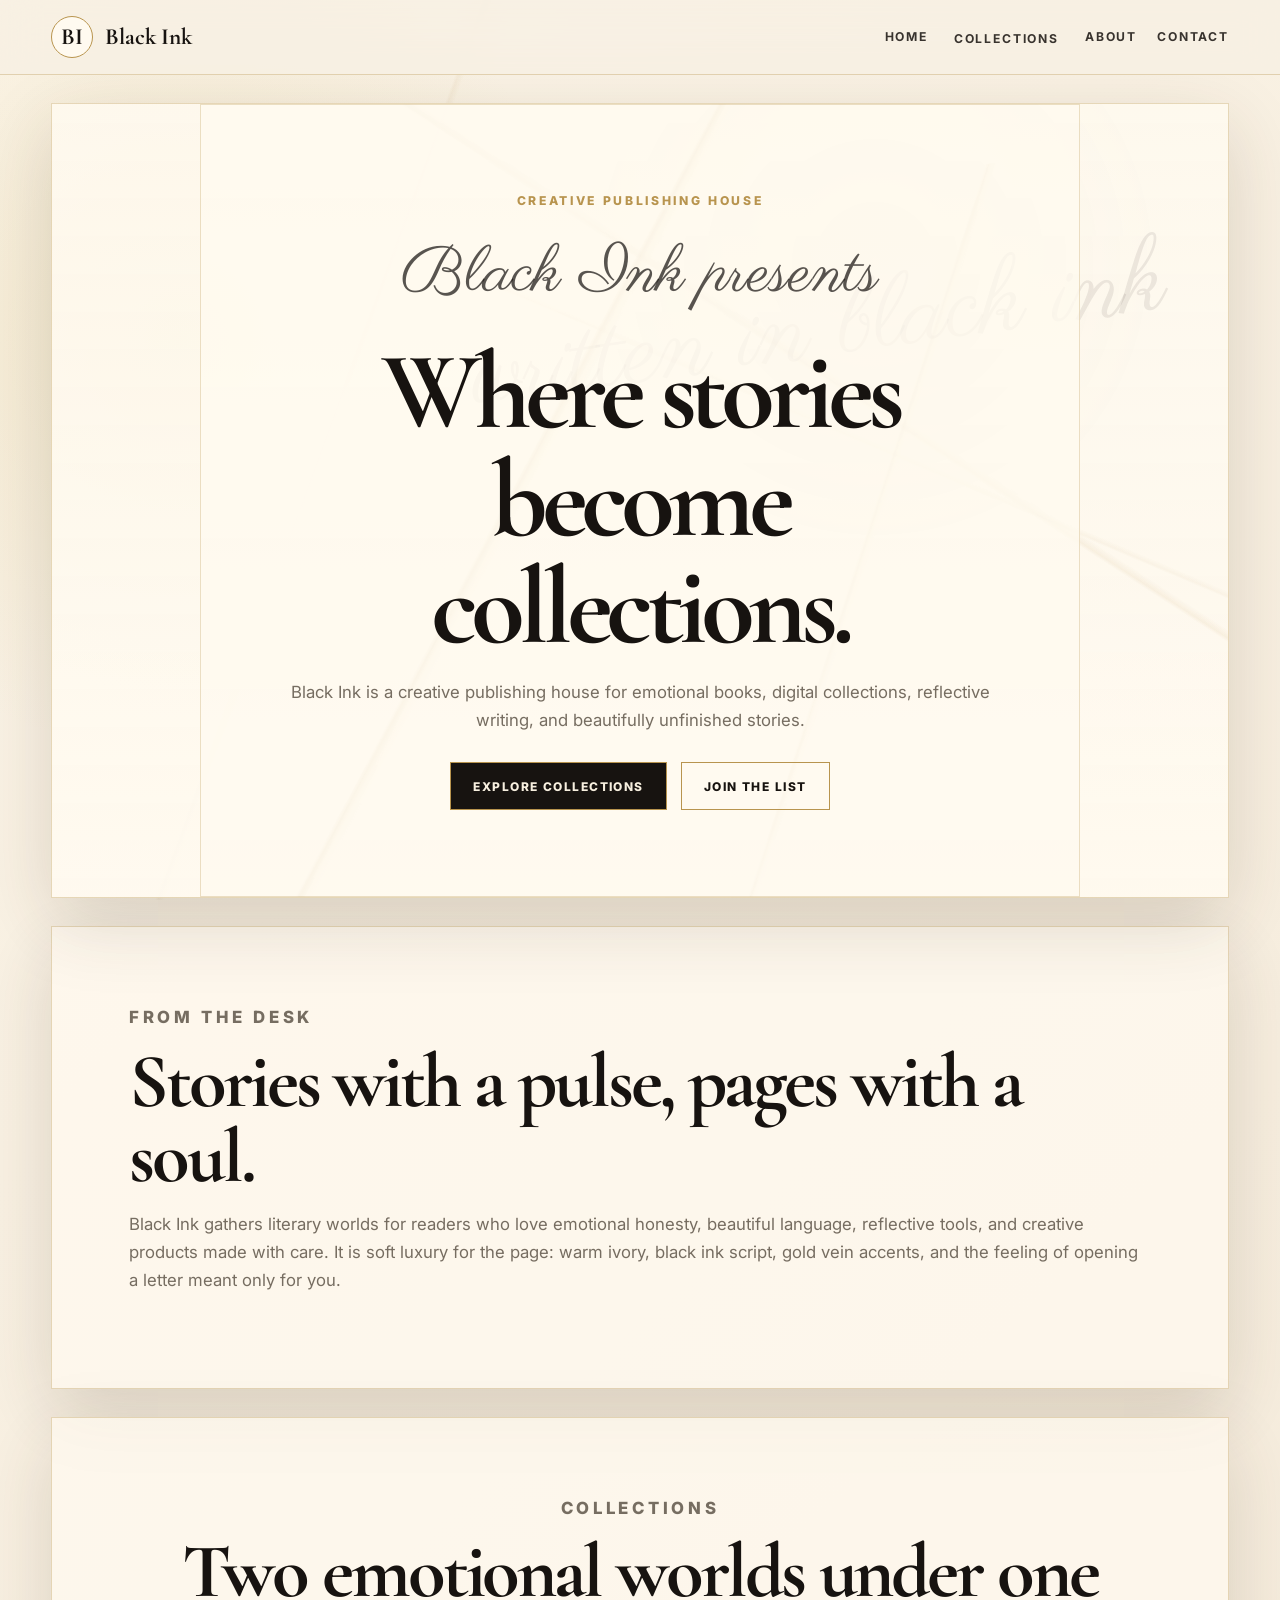
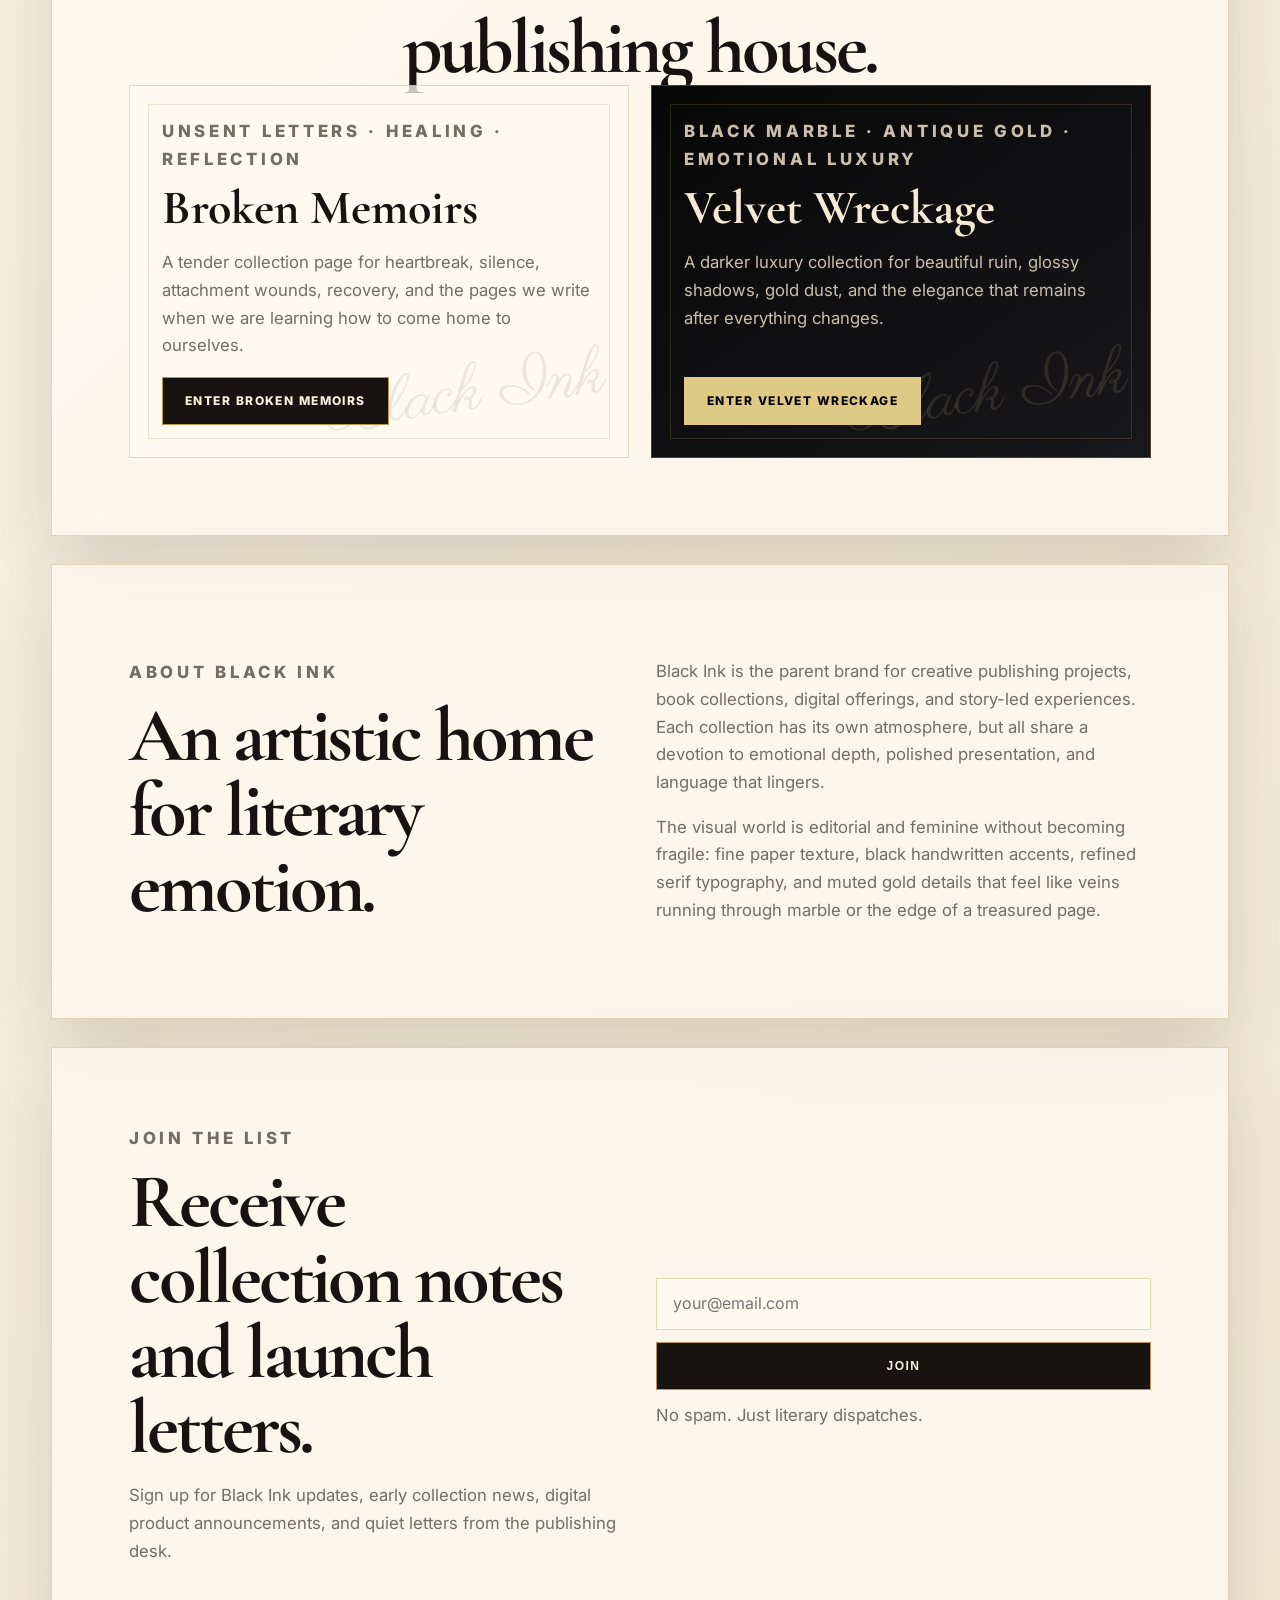
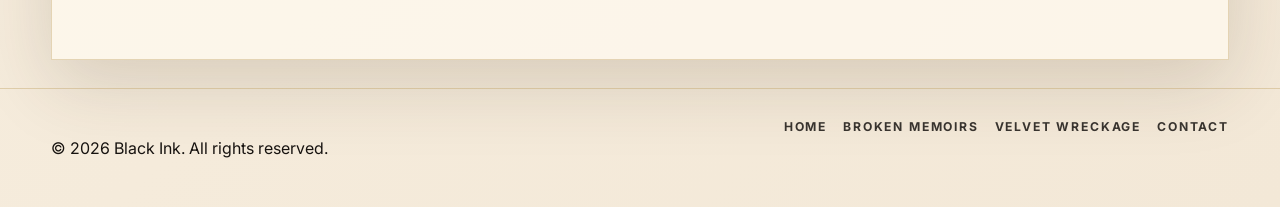
<file: index.html>
<!DOCTYPE html>
<html lang="en">
<head>
  <meta charset="UTF-8" />
  <meta name="viewport" content="width=device-width, initial-scale=1.0" />
  <meta name="description" content="Black Ink is a creative publishing house and book brand home for emotional collections, literary projects, digital products, and storytelling." />
  <title>Black Ink | Creative Publishing House</title>
  <link rel="preconnect" href="https://fonts.googleapis.com" />
  <link rel="preconnect" href="https://fonts.gstatic.com" crossorigin />
  <link href="https://fonts.googleapis.com/css2?family=Cormorant+Garamond:wght@500;600;700&family=Inter:wght@400;500;600;700&family=Parisienne&display=swap" rel="stylesheet" />
  <link rel="stylesheet" href="styles.css" />
</head>
<body class="theme-ink">
  <header class="site-header">
    <a class="brand-mark" href="index.html" aria-label="Black Ink home"><span class="brand-sigil">BI</span><span>Black Ink</span></a>
    <button class="menu-toggle" type="button" aria-expanded="false" aria-controls="primary-nav">Menu</button>
    <nav class="primary-nav" id="primary-nav" aria-label="Primary navigation">
      <a href="index.html">Home</a>
      <div class="nav-dropdown">
        <button class="dropdown-toggle" type="button" aria-expanded="false">Collections</button>
        <div class="dropdown-menu">
          <a href="broken-memoirs.html">Broken Memoirs</a>
          <a href="velvet-wreckage.html">Velvet Wreckage</a>
        </div>
      </div>
      <a href="index.html#about">About</a>
      <a href="contact.html">Contact</a>
    </nav>
  </header>

  <main>
    <section class="hero paper-hero" id="home">
      <div class="script-accent" aria-hidden="true">written in black ink</div>
      <div class="hero-content">
        <p class="eyebrow">Creative publishing house</p>
        <span class="ink-script">Black Ink presents</span>
        <h1>Where stories become collections.</h1>
        <p class="hero-copy">Black Ink is a creative publishing house for emotional books, digital collections, reflective writing, and beautifully unfinished stories.</p>
        <div class="hero-actions">
          <a class="button button-primary" href="#collections">Explore Collections</a>
          <a class="button button-secondary" href="#join">Join the List</a>
        </div>
      </div>
    </section>

    <section class="section intro-section">
      <p class="eyebrow">From the desk</p>
      <h2>Stories with a pulse, pages with a soul.</h2>
      <p>Black Ink gathers literary worlds for readers who love emotional honesty, beautiful language, reflective tools, and creative products made with care. It is soft luxury for the page: warm ivory, black ink script, gold vein accents, and the feeling of opening a letter meant only for you.</p>
    </section>

    <section class="section" id="collections">
      <div class="section-heading centered">
        <p class="eyebrow">Collections</p>
        <h2>Two emotional worlds under one publishing house.</h2>
      </div>
      <div class="collection-grid">
        <article class="collection-card memoir-card ink-note-card">
          <p class="card-kicker">Unsent letters · healing · reflection</p>
          <h3>Broken Memoirs</h3>
          <p>A tender collection page for heartbreak, silence, attachment wounds, recovery, and the pages we write when we are learning how to come home to ourselves.</p>
          <a class="button card-button" href="broken-memoirs.html">Enter Broken Memoirs</a>
        </article>
        <article class="collection-card velvet-card ink-note-card">
          <p class="card-kicker">Black marble · antique gold · emotional luxury</p>
          <h3>Velvet Wreckage</h3>
          <p>A darker luxury collection for beautiful ruin, glossy shadows, gold dust, and the elegance that remains after everything changes.</p>
          <a class="button card-button" href="velvet-wreckage.html">Enter Velvet Wreckage</a>
        </article>
      </div>
    </section>

    <section class="section about-section" id="about">
      <div>
        <p class="eyebrow">About Black Ink</p>
        <h2>An artistic home for literary emotion.</h2>
      </div>
      <div class="about-copy">
        <p>Black Ink is the parent brand for creative publishing projects, book collections, digital offerings, and story-led experiences. Each collection has its own atmosphere, but all share a devotion to emotional depth, polished presentation, and language that lingers.</p>
        <p>The visual world is editorial and feminine without becoming fragile: fine paper texture, black handwritten accents, refined serif typography, and muted gold details that feel like veins running through marble or the edge of a treasured page.</p>
      </div>
    </section>

    <section class="section signup-section" id="join">
      <div>
        <p class="eyebrow">Join the list</p>
        <h2>Receive collection notes and launch letters.</h2>
        <p>Sign up for Black Ink updates, early collection news, digital product announcements, and quiet letters from the publishing desk.</p>
      </div>
      <form class="signup-form" data-form-message="You are on the Black Ink list. A note is on its way.">
        <label class="sr-only" for="email">Email address</label>
        <input id="email" name="email" type="email" placeholder="your@email.com" required />
        <button class="button button-primary" type="submit">Join</button>
        <p class="form-note" aria-live="polite">No spam. Just literary dispatches.</p>
      </form>
    </section>
  </main>

  <footer class="site-footer">
    <p>© <span id="year"></span> Black Ink. All rights reserved.</p>
    <nav aria-label="Footer navigation"><a href="index.html">Home</a><a href="broken-memoirs.html">Broken Memoirs</a><a href="velvet-wreckage.html">Velvet Wreckage</a><a href="contact.html">Contact</a></nav>
  </footer>
  <script src="script.js"></script>
</body>
</html>
</file>
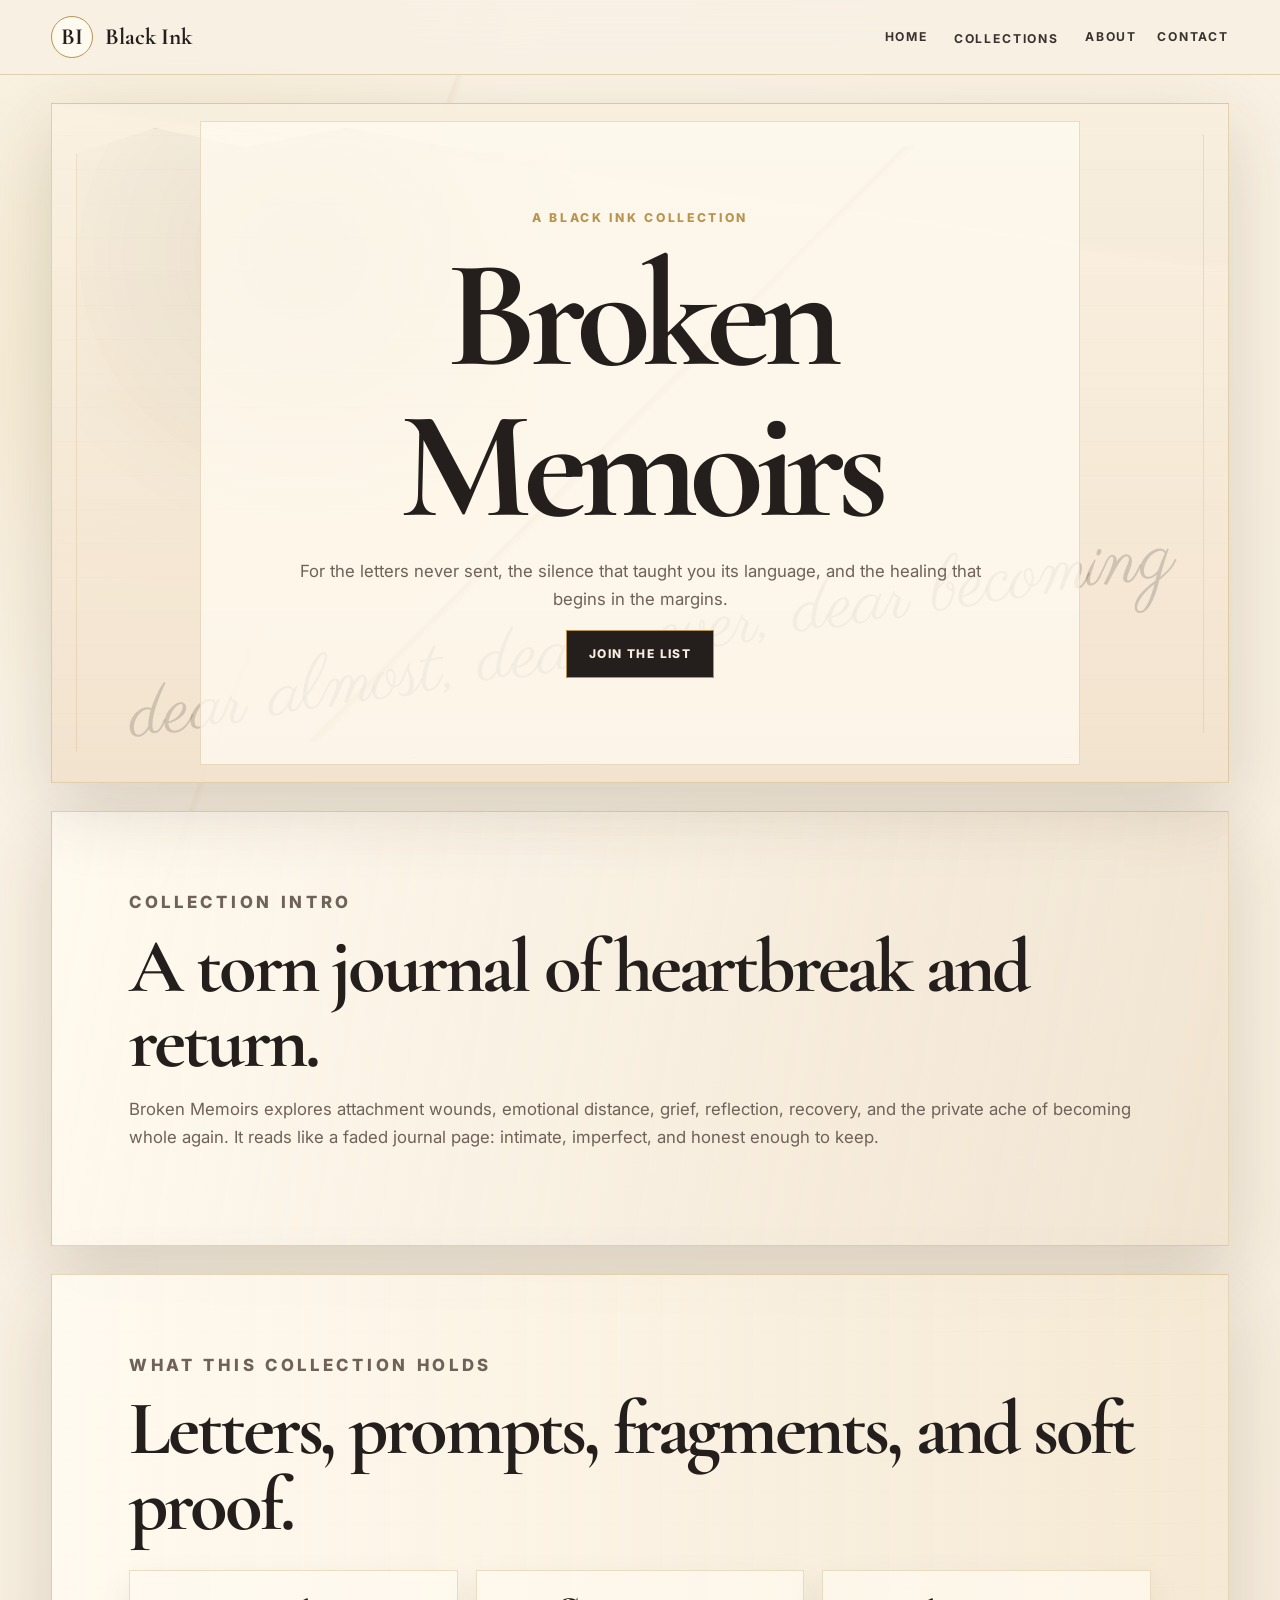
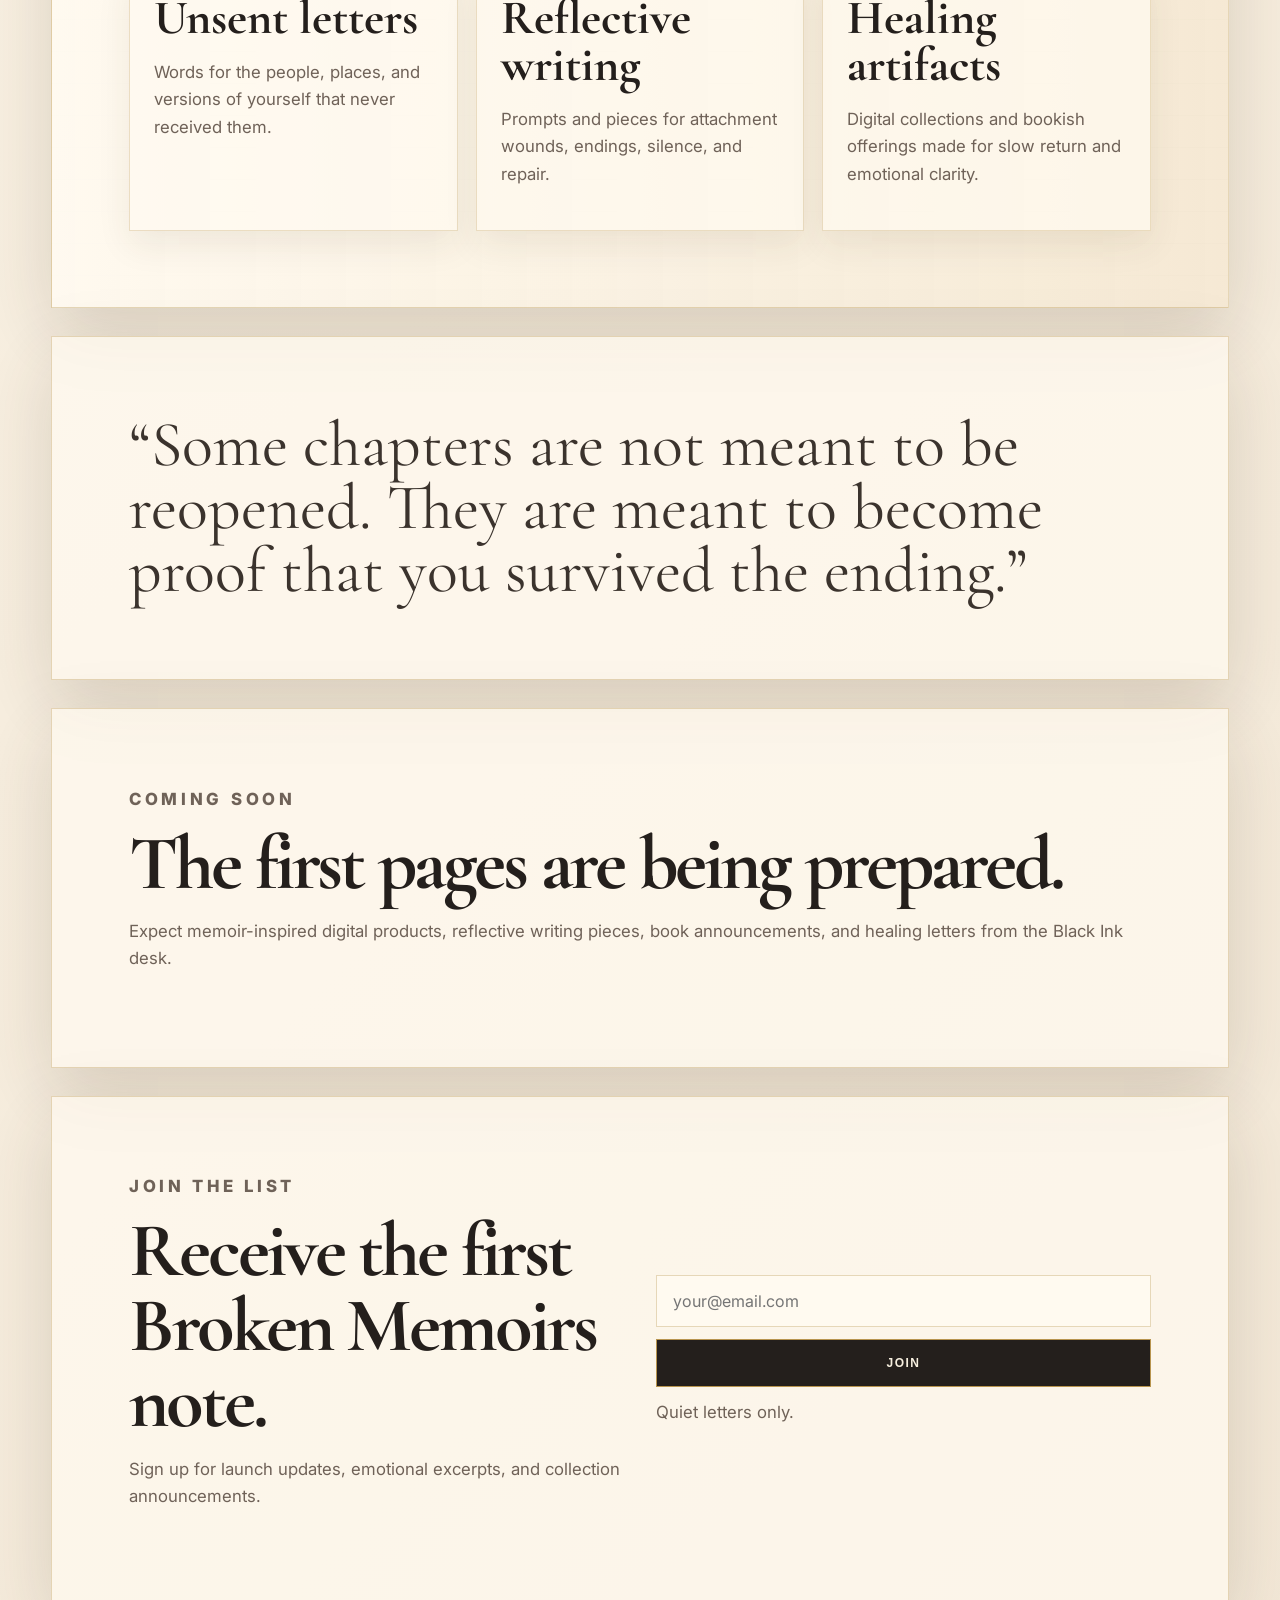
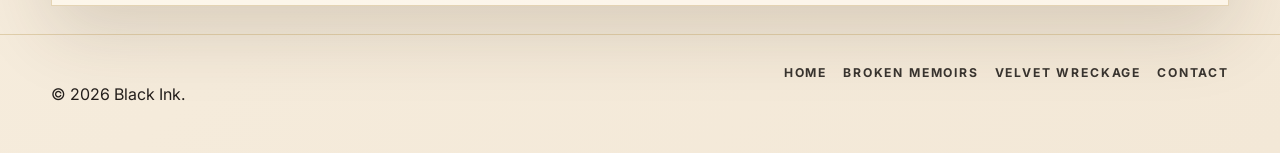
<file: broken-memoirs.html>
<!DOCTYPE html>
<html lang="en">
<head>
  <meta charset="UTF-8" />
  <meta name="viewport" content="width=device-width, initial-scale=1.0" />
  <meta name="description" content="Broken Memoirs is a Black Ink collection for unsent letters, heartbreak, attachment wounds, reflection, healing, and recovery." />
  <title>Broken Memoirs | Black Ink Collection</title>
  <link rel="preconnect" href="https://fonts.googleapis.com" />
  <link rel="preconnect" href="https://fonts.gstatic.com" crossorigin />
  <link href="https://fonts.googleapis.com/css2?family=Cormorant+Garamond:wght@500;600;700&family=Inter:wght@400;500;600;700&family=Parisienne&display=swap" rel="stylesheet" />
  <link rel="stylesheet" href="styles.css" />
</head>
<body class="theme-memoirs">
  <header class="site-header"><a class="brand-mark" href="index.html"><span class="brand-sigil">BI</span><span>Black Ink</span></a><button class="menu-toggle" type="button" aria-expanded="false" aria-controls="primary-nav">Menu</button><nav class="primary-nav" id="primary-nav"><a href="index.html">Home</a><div class="nav-dropdown"><button class="dropdown-toggle" type="button" aria-expanded="false">Collections</button><div class="dropdown-menu"><a href="broken-memoirs.html">Broken Memoirs</a><a href="velvet-wreckage.html">Velvet Wreckage</a></div></div><a href="index.html#about">About</a><a href="contact.html">Contact</a></nav></header>
  <main>
    <section class="hero torn-hero"><div class="handwritten-note" aria-hidden="true">dear almost, dear never, dear becoming</div><div class="hero-content"><p class="eyebrow">A Black Ink collection</p><h1>Broken Memoirs</h1><p class="hero-copy">For the letters never sent, the silence that taught you its language, and the healing that begins in the margins.</p><a class="button button-primary" href="#join">Join the List</a></div></section>
    <section class="section journal-section"><p class="eyebrow">Collection intro</p><h2>A torn journal of heartbreak and return.</h2><p>Broken Memoirs explores attachment wounds, emotional distance, grief, reflection, recovery, and the private ache of becoming whole again. It reads like a faded journal page: intimate, imperfect, and honest enough to keep.</p></section>
    <section class="section holds-section"><p class="eyebrow">What this collection holds</p><h2>Letters, prompts, fragments, and soft proof.</h2><div class="memoir-list"><article><h3>Unsent letters</h3><p>Words for the people, places, and versions of yourself that never received them.</p></article><article><h3>Reflective writing</h3><p>Prompts and pieces for attachment wounds, endings, silence, and repair.</p></article><article><h3>Healing artifacts</h3><p>Digital collections and bookish offerings made for slow return and emotional clarity.</p></article></div></section>
    <section class="section quote-section"><blockquote>“Some chapters are not meant to be reopened. They are meant to become proof that you survived the ending.”</blockquote></section>
    <section class="section coming-soon"><p class="eyebrow">Coming soon</p><h2>The first pages are being prepared.</h2><p>Expect memoir-inspired digital products, reflective writing pieces, book announcements, and healing letters from the Black Ink desk.</p></section>
    <section class="section signup-section" id="join"><div><p class="eyebrow">Join the list</p><h2>Receive the first Broken Memoirs note.</h2><p>Sign up for launch updates, emotional excerpts, and collection announcements.</p></div><form class="signup-form" data-form-message="You are on the Broken Memoirs list."><label class="sr-only" for="memoirs-email">Email address</label><input id="memoirs-email" name="email" type="email" placeholder="your@email.com" required /><button class="button button-primary" type="submit">Join</button><p class="form-note" aria-live="polite">Quiet letters only.</p></form></section>
  </main>
  <footer class="site-footer"><p>© <span id="year"></span> Black Ink.</p><nav><a href="index.html">Home</a><a href="broken-memoirs.html">Broken Memoirs</a><a href="velvet-wreckage.html">Velvet Wreckage</a><a href="contact.html">Contact</a></nav></footer><script src="script.js"></script>
</body>
</html>
</file>
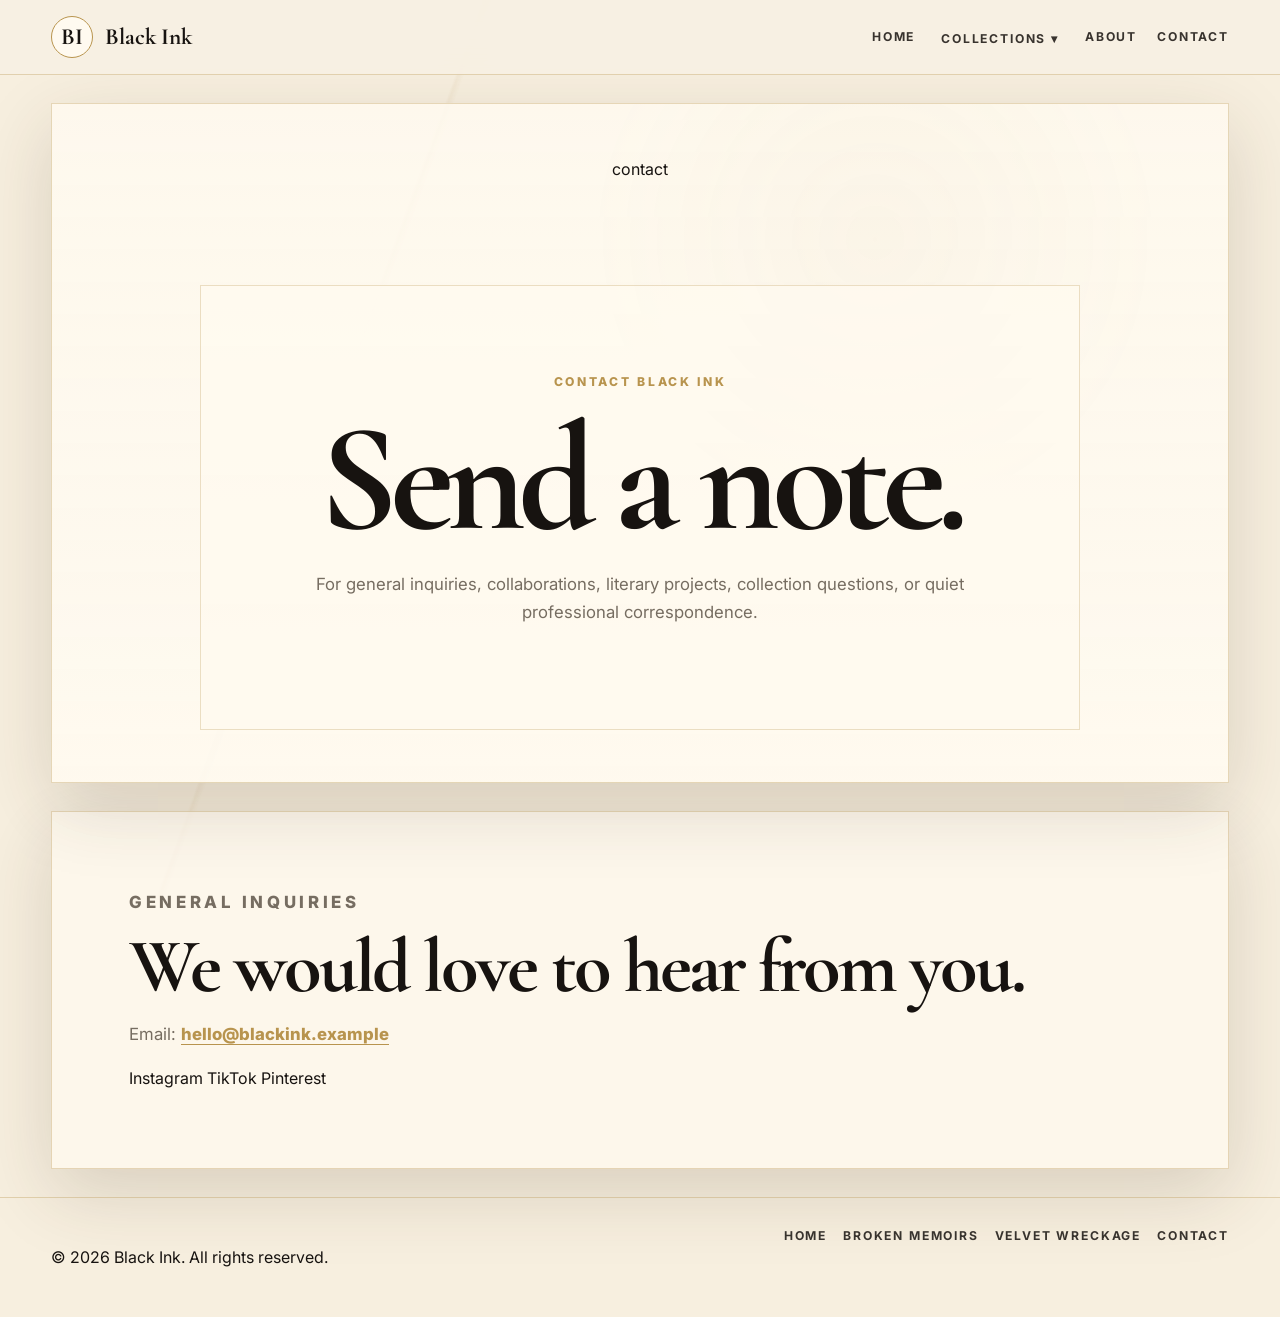
<file: contact.html>
<!DOCTYPE html>
<html lang="en">
<head>
  <meta charset="UTF-8" />
  <meta name="viewport" content="width=device-width, initial-scale=1.0" />
  <meta name="description" content="Contact Black Ink for general inquiries, collaborations, and collection questions." />
  <title>Contact | Black Ink</title>
  <link rel="preconnect" href="https://fonts.googleapis.com" />
  <link rel="preconnect" href="https://fonts.gstatic.com" crossorigin />
  <link
    href="https://fonts.googleapis.com/css2?family=Cormorant+Garamond:wght@500;600;700&family=Inter:wght@400;500;600;700&family=Parisienne&display=swap"
    rel="stylesheet"
  />
  <link rel="stylesheet" href="styles.css" />
</head>
<body class="theme-black-ink">
  <header class="site-header" aria-label="Primary navigation">
    <a class="brand-mark" href="index.html" aria-label="Black Ink home">
      <span class="brand-sigil">BI</span>
      <span>Black Ink</span>
    </a>
    <button class="menu-toggle" type="button" aria-expanded="false" aria-controls="primary-navigation">
      <span>Menu</span>
    </button>
    <nav class="primary-nav" id="primary-navigation" aria-label="Main navigation">
      <a href="index.html">Home</a>
      <div class="nav-dropdown">
        <button class="dropdown-toggle" type="button" aria-expanded="false">Collections <span aria-hidden="true">▾</span></button>
        <div class="dropdown-menu" aria-label="Collections submenu">
          <a href="broken-memoirs.html">Broken Memoirs</a>
          <a href="velvet-wreckage.html">Velvet Wreckage</a>
        </div>
      </div>
      <a href="index.html#about">About</a>
      <a href="contact.html">Contact</a>
    </nav>
  </header>

  <main>
    <section class="hero contact-hero">
      <div class="script-watermark" aria-hidden="true">contact</div>
      <div class="hero-content paper-panel">
        <p class="eyebrow">Contact Black Ink</p>
        <h1>Send a note.</h1>
        <p class="hero-copy">
          For general inquiries, collaborations, literary projects, collection questions, or quiet
          professional correspondence.
        </p>
      </div>
    </section>

    <section class="section contact-card">
      <p class="eyebrow">General inquiries</p>
      <h2>We would love to hear from you.</h2>
      <p>
        Email:
        <a class="text-link" href="mailto:hello@blackink.example">hello@blackink.example</a>
      </p>
      <div class="social-links" aria-label="Social links">
        <a href="https://www.instagram.com/">Instagram</a>
        <a href="https://www.tiktok.com/">TikTok</a>
        <a href="https://www.pinterest.com/">Pinterest</a>
      </div>
    </section>
  </main>

  <footer class="site-footer">
    <p>© <span id="year"></span> Black Ink. All rights reserved.</p>
    <nav aria-label="Footer navigation">
      <a href="index.html">Home</a>
      <a href="broken-memoirs.html">Broken Memoirs</a>
      <a href="velvet-wreckage.html">Velvet Wreckage</a>
      <a href="contact.html">Contact</a>
    </nav>
  </footer>

  <script src="script.js"></script>
</body>
</html>
</file>
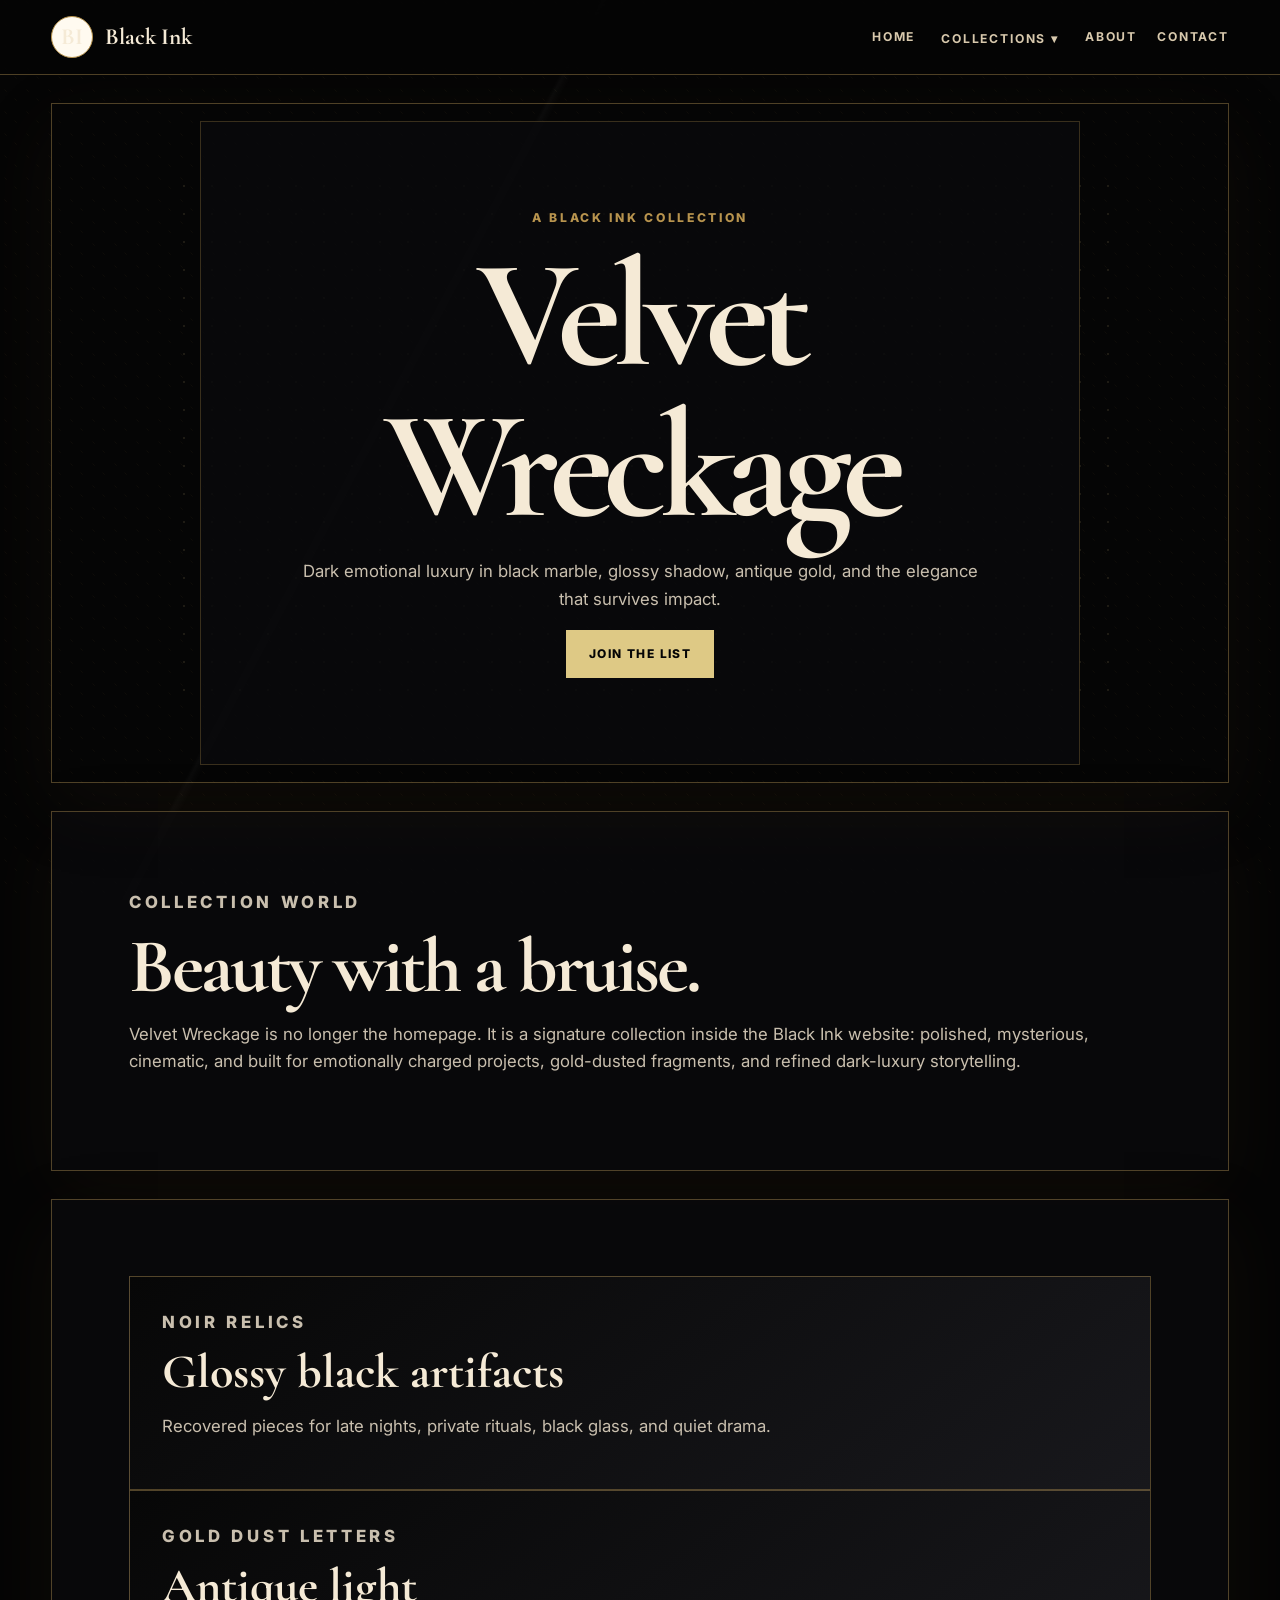
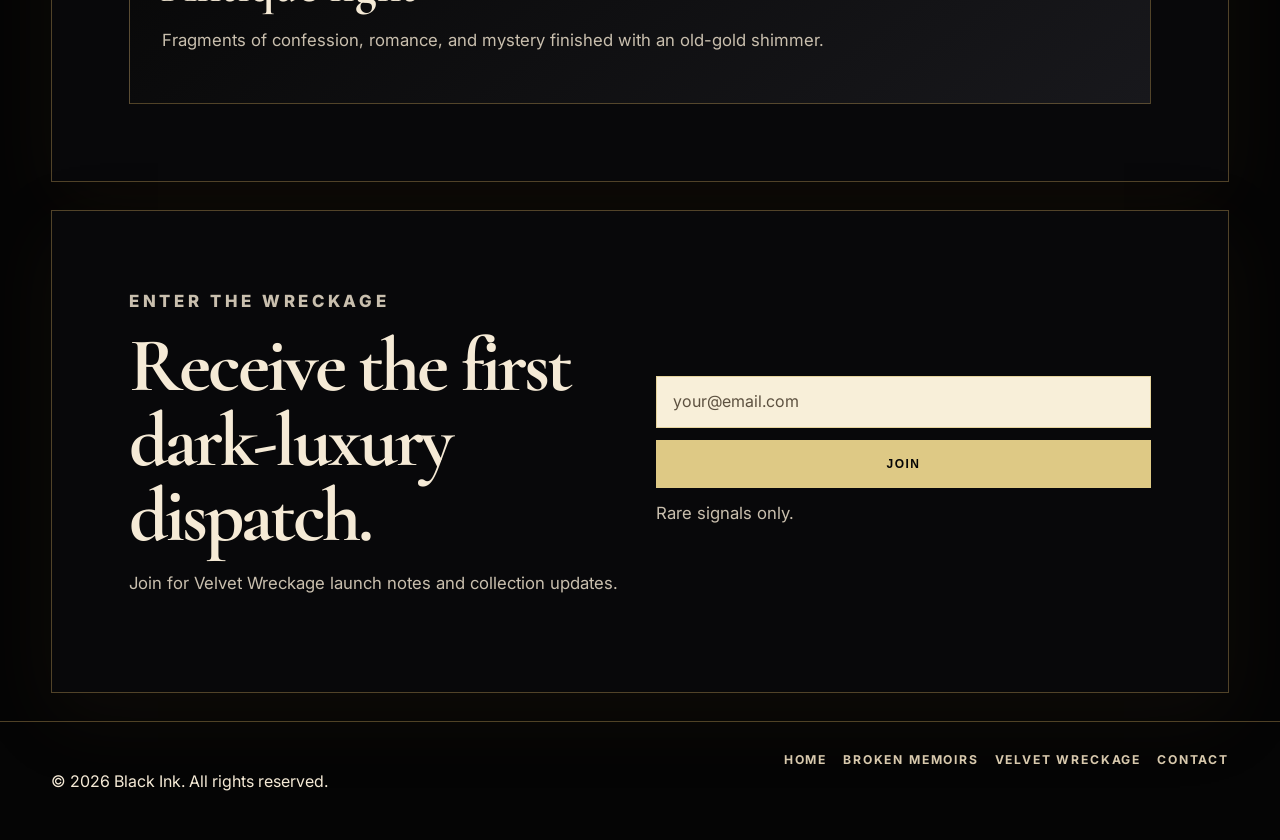
<file: velvet-wreckage.html>
<!DOCTYPE html>
<html lang="en">
<head>
  <meta charset="UTF-8" />
  <meta name="viewport" content="width=device-width, initial-scale=1.0" />
  <meta
    name="description"
    content="Velvet Wreckage is a dark luxury Black Ink collection with black marble, glossy black, antique gold, gold dust, and emotional elegance."
  />
  <title>Velvet Wreckage | Black Ink Collection</title>
  <link rel="preconnect" href="https://fonts.googleapis.com" />
  <link rel="preconnect" href="https://fonts.gstatic.com" crossorigin />
  <link
    href="https://fonts.googleapis.com/css2?family=Cormorant+Garamond:wght@500;600;700&family=Inter:wght@400;500;600;700&family=Parisienne&display=swap"
    rel="stylesheet"
  />
  <link rel="stylesheet" href="styles.css" />
</head>
<body class="theme-velvet">
  <header class="site-header" aria-label="Primary navigation">
    <a class="brand-mark" href="index.html" aria-label="Black Ink home">
      <span class="brand-sigil">BI</span>
      <span>Black Ink</span>
    </a>
    <button class="menu-toggle" type="button" aria-expanded="false" aria-controls="primary-navigation">
      <span>Menu</span>
    </button>
    <nav class="primary-nav" id="primary-navigation" aria-label="Main navigation">
      <a href="index.html">Home</a>
      <div class="nav-dropdown">
        <button class="dropdown-toggle" type="button" aria-expanded="false">Collections <span aria-hidden="true">▾</span></button>
        <div class="dropdown-menu" aria-label="Collections submenu">
          <a href="broken-memoirs.html">Broken Memoirs</a>
          <a href="velvet-wreckage.html">Velvet Wreckage</a>
        </div>
      </div>
      <a href="index.html#about">About</a>
      <a href="contact.html">Contact</a>
    </nav>
  </header>

  <main>
    <section class="hero hero-velvet">
      <div class="gold-dust gold-dust-one" aria-hidden="true"></div>
      <div class="gold-dust gold-dust-two" aria-hidden="true"></div>
      <div class="hero-content velvet-panel">
        <p class="eyebrow">A Black Ink collection</p>
        <h1>Velvet Wreckage</h1>
        <p class="hero-copy">
          Dark emotional luxury in black marble, glossy shadow, antique gold, and the elegance that survives impact.
        </p>
        <a class="button button-primary" href="#join">Join the List</a>
      </div>
    </section>

    <section class="section velvet-panel">
      <p class="eyebrow">Collection world</p>
      <h2>Beauty with a bruise.</h2>
      <p>
        Velvet Wreckage is no longer the homepage. It is a signature collection inside the Black Ink
        website: polished, mysterious, cinematic, and built for emotionally charged projects,
        gold-dusted fragments, and refined dark-luxury storytelling.
      </p>
    </section>

    <section class="section velvet-feature-grid">
      <article class="collection-card velvet-card">
        <p class="card-kicker">Noir relics</p>
        <h3>Glossy black artifacts</h3>
        <p>Recovered pieces for late nights, private rituals, black glass, and quiet drama.</p>
      </article>
      <article class="collection-card velvet-card">
        <p class="card-kicker">Gold dust letters</p>
        <h3>Antique light</h3>
        <p>Fragments of confession, romance, and mystery finished with an old-gold shimmer.</p>
      </article>
    </section>

    <section class="section signup-section" id="join">
      <div>
        <p class="eyebrow">Enter the wreckage</p>
        <h2>Receive the first dark-luxury dispatch.</h2>
        <p>Join for Velvet Wreckage launch notes and collection updates.</p>
      </div>
      <form class="signup-form" data-form-message="You are on the Velvet Wreckage list.">
        <label class="sr-only" for="velvet-email">Email address</label>
        <input id="velvet-email" name="email" type="email" placeholder="your@email.com" required />
        <button class="button button-primary" type="submit">Join</button>
        <p class="form-note" aria-live="polite">Rare signals only.</p>
      </form>
    </section>
  </main>

  <footer class="site-footer">
    <p>© <span id="year"></span> Black Ink. All rights reserved.</p>
    <nav aria-label="Footer navigation">
      <a href="index.html">Home</a>
      <a href="broken-memoirs.html">Broken Memoirs</a>
      <a href="velvet-wreckage.html">Velvet Wreckage</a>
      <a href="contact.html">Contact</a>
    </nav>
  </footer>

  <script src="script.js"></script>
</body>
</html>
</file>
<file: styles.css>
:root {
  --ivory: #f7efdf;
  --warm-ivory: #fff9ee;
  --paper: #fffaf0;
  --ink: #171310;
  --charcoal: #38332e;
  --gold: #b8944e;
  --gold-soft: #dec985;
  --muted: #766d61;
  --line: rgba(184, 148, 78, 0.35);
  --shadow: 0 24px 70px rgba(63, 45, 23, 0.16);
}

* { box-sizing: border-box; }

html { scroll-behavior: smooth; }

body {
  margin: 0;
  background: var(--ivory);
  color: var(--ink);
  font-family: Inter, system-ui, sans-serif;
  line-height: 1.65;
}

body.theme-ink,
body.theme-memoirs {
  background:
    radial-gradient(circle at 14% 10%, rgba(222, 201, 133, 0.25), transparent 26rem),
    linear-gradient(135deg, #fbf4e7, #f3e8d7);
}

body::before {
  content: "";
  position: fixed;
  inset: 0;
  pointer-events: none;
  z-index: -1;
  background-image:
    linear-gradient(110deg, transparent 0 30%, rgba(184, 148, 78, 0.12) 30.2%, transparent 30.6%),
    radial-gradient(rgba(23, 19, 16, 0.09) 0.6px, transparent 0.7px);
  background-size: auto, 22px 22px;
  opacity: 0.55;
}

a { color: inherit; text-decoration: none; }

.site-header {
  position: sticky;
  top: 0;
  z-index: 20;
  display: flex;
  align-items: center;
  justify-content: space-between;
  gap: 20px;
  padding: 16px clamp(18px, 4vw, 56px);
  background: rgba(247, 240, 228, 0.86);
  backdrop-filter: blur(18px);
  border-bottom: 1px solid var(--line);
}

.brand-mark {
  display: flex;
  align-items: center;
  gap: 12px;
  font-family: "Cormorant Garamond", serif;
  font-size: 1.45rem;
  font-weight: 700;
}

.brand-sigil {
  display: grid;
  place-items: center;
  width: 42px;
  height: 42px;
  border: 1px solid var(--gold);
  border-radius: 50%;
  background: var(--paper);
  color: var(--ink);
}

.primary-nav { display: flex; align-items: center; gap: 20px; }

.primary-nav a,
.dropdown-toggle,
.site-footer a {
  border: 0;
  background: transparent;
  color: var(--charcoal);
  font: 700 0.76rem Inter, sans-serif;
  letter-spacing: 0.15em;
  text-transform: uppercase;
  cursor: pointer;
}

.nav-dropdown { position: relative; }

.dropdown-menu {
  position: absolute;
  right: 0;
  top: calc(100% + 12px);
  min-width: 230px;
  padding: 12px;
  background: var(--paper);
  border: 1px solid var(--line);
  box-shadow: var(--shadow);
  display: none;
}

.nav-dropdown.is-open .dropdown-menu,
.nav-dropdown:hover .dropdown-menu { display: grid; gap: 10px; }

.menu-toggle { display: none; }

.hero {
  min-height: 680px;
  margin: 28px clamp(16px, 4vw, 56px);
  display: grid;
  place-items: center;
  position: relative;
  overflow: hidden;
  border: 1px solid var(--line);
  box-shadow: var(--shadow);
}

.paper-hero,
.contact-hero {
  background:
    linear-gradient(rgba(255, 250, 240, 0.82), rgba(255, 250, 240, 0.9)),
    radial-gradient(circle at 70% 20%, rgba(184, 148, 78, 0.25), transparent 18rem);
}

.paper-hero::before,
.paper-hero::after {
  content: "";
  position: absolute;
  inset: -20%;
  pointer-events: none;
  background:
    linear-gradient(118deg, transparent 0 44%, rgba(184, 148, 78, 0.42) 44.2%, rgba(222, 201, 133, 0.2) 44.45%, transparent 44.8%),
    linear-gradient(33deg, transparent 0 61%, rgba(184, 148, 78, 0.2) 61.2%, transparent 61.6%);
  opacity: 0.48;
}

.paper-hero::after {
  inset: 10% -12% -18% 35%;
  transform: rotate(-10deg);
  opacity: 0.3;
}

.script-accent {
  position: absolute;
  right: 5%;
  top: 18%;
  font-family: Parisienne, cursive;
  font-size: clamp(3rem, 8vw, 8rem);
  color: rgba(23, 19, 16, 0.08);
  transform: rotate(-8deg);
}

.hero-content {
  position: relative;
  z-index: 1;
  width: min(880px, calc(100% - 36px));
  text-align: center;
  padding: clamp(38px, 7vw, 86px);
  background: rgba(255, 250, 240, 0.76);
  border: 1px solid rgba(184, 148, 78, 0.28);
}

.ink-script {
  display: block;
  margin-bottom: 10px;
  color: rgba(23, 19, 16, 0.72);
  font-family: Parisienne, cursive;
  font-size: clamp(2.2rem, 5vw, 4.7rem);
  font-weight: 400;
  letter-spacing: 0;
}

.eyebrow,
.card-kicker {
  margin: 0 0 12px;
  color: var(--gold);
  font-size: 0.76rem;
  font-weight: 800;
  letter-spacing: 0.22em;
  text-transform: uppercase;
}

h1,
h2,
h3,
blockquote { margin: 0; font-family: "Cormorant Garamond", Georgia, serif; line-height: 0.98; }
h1 { font-size: clamp(4.5rem, 12vw, 10rem); letter-spacing: -0.055em; }
h2 { font-size: clamp(2.5rem, 6vw, 5.2rem); letter-spacing: -0.04em; }
h3 { font-size: clamp(2rem, 4vw, 3rem); }

.hero-copy,
.section p { color: var(--muted); font-size: 1.05rem; }
.hero-actions { display: flex; justify-content: center; gap: 14px; flex-wrap: wrap; margin-top: 28px; }
.button { display: inline-flex; align-items: center; justify-content: center; min-height: 48px; padding: 0 22px; border: 1px solid var(--gold); font-weight: 800; letter-spacing: 0.12em; text-transform: uppercase; font-size: 0.75rem; }
.button-primary { background: var(--ink); color: var(--ivory); }
.button-secondary { background: transparent; color: var(--ink); }
.section { margin: 28px clamp(16px, 4vw, 56px); padding: clamp(32px, 6vw, 78px); border: 1px solid var(--line); background: rgba(255, 250, 240, 0.72); box-shadow: var(--shadow); }
.centered { text-align: center; }
.collection-grid { display: grid; grid-template-columns: repeat(2, minmax(0, 1fr)); gap: 22px; }
.collection-card { padding: 32px; border: 1px solid var(--line); background: rgba(255, 250, 240, 0.75); }
.velvet-card,
.theme-velvet .collection-card { background: linear-gradient(145deg, #070707, #18181c); color: #f5ead6; }
.velvet-card p,
.theme-velvet .collection-card p { color: #c9bfae; }
.text-link { color: var(--gold); font-weight: 800; border-bottom: 1px solid currentColor; }
.about-section,
.signup-section { display: grid; grid-template-columns: 1fr 1fr; gap: 32px; align-items: center; }
.signup-form { display: grid; gap: 12px; }
input { width: 100%; min-height: 52px; border: 1px solid var(--line); background: #fffaf0; padding: 0 16px; font: inherit; }
.form-note { margin: 0; }
.sr-only { position: absolute; width: 1px; height: 1px; overflow: hidden; clip: rect(0, 0, 0, 0); }
.site-footer { display: flex; justify-content: space-between; gap: 18px; flex-wrap: wrap; padding: 30px clamp(18px, 4vw, 56px); border-top: 1px solid var(--line); }
.site-footer nav { display: flex; gap: 16px; flex-wrap: wrap; }
.theme-memoirs { --ink: #241f1c; --muted: #6f6258; }
.torn-hero { background: linear-gradient(rgba(250, 241, 225, 0.88), rgba(241, 225, 204, 0.9)), linear-gradient(8deg, transparent 80%, rgba(56, 51, 46, 0.12) 81%); }
.journal-section { background: linear-gradient(100deg, rgba(255, 250, 240, 0.9), rgba(239, 225, 205, 0.75)); }
.quote-section blockquote { font-size: clamp(2.3rem, 5vw, 5rem); color: #3b332d; }
.theme-velvet { --ink: #f5ead6; --muted: #c9bfae; --line: rgba(200, 164, 93, 0.38); background: #050505; color: #f5ead6; }
.theme-velvet::before { background-image: linear-gradient(118deg, transparent 0 34%, rgba(255, 255, 255, 0.05) 34.3%, transparent 34.9%), linear-gradient(42deg, transparent 0 58%, rgba(200, 164, 93, 0.12) 58.4%, transparent 59%); }
.theme-velvet .site-header { background: rgba(5, 5, 5, 0.84); }
.theme-velvet .primary-nav a,
.theme-velvet .dropdown-toggle,
.theme-velvet .site-footer a { color: #d8c9ad; }
.velvet-hero { background: radial-gradient(circle at 72% 20%, rgba(200, 164, 93, 0.2), transparent 18rem), linear-gradient(145deg, #030303, #16161a 52%, #050505); }
.theme-velvet .hero-content,
.theme-velvet .section,
.velvet-panel { background: rgba(10, 10, 12, 0.84); }
.gold-dust { position: absolute; inset: 10%; background: radial-gradient(rgba(222, 201, 133, 0.5) 1px, transparent 1.5px); background-size: 28px 28px; opacity: 0.12; }

@media (max-width: 760px) {
  .menu-toggle { display: inline-flex; border: 1px solid var(--line); background: var(--paper); padding: 10px 14px; }
  .primary-nav { display: none; position: absolute; left: 16px; right: 16px; top: 72px; align-items: stretch; padding: 16px; background: var(--paper); border: 1px solid var(--line); box-shadow: var(--shadow); }
  .primary-nav.is-open { display: grid; }
  .dropdown-menu { position: static; box-shadow: none; margin-top: 10px; }
  .collection-grid,
  .about-section,
  .signup-section { grid-template-columns: 1fr; }
  .hero { min-height: 560px; }
  h1 { font-size: clamp(4rem, 18vw, 7rem); }
}

/* Polished page-specific details */
.paper-hero h1 {
  max-width: 760px;
  margin-inline: auto;
  font-size: clamp(3.8rem, 8.6vw, 8.3rem);
}

.ink-note-card {
  position: relative;
  overflow: hidden;
  min-height: 320px;
  display: flex;
  flex-direction: column;
  align-items: flex-start;
}

.ink-note-card::before {
  content: "";
  position: absolute;
  inset: 18px;
  border: 1px solid rgba(184, 148, 78, 0.22);
  pointer-events: none;
}

.ink-note-card::after {
  content: "Black Ink";
  position: absolute;
  right: 22px;
  bottom: 8px;
  color: rgba(23, 19, 16, 0.08);
  font-family: Parisienne, cursive;
  font-size: 4rem;
  transform: rotate(-8deg);
}

.velvet-card.ink-note-card::after { color: rgba(222, 201, 133, 0.13); }

.card-button {
  position: relative;
  z-index: 1;
  margin-top: auto;
  background: var(--ink);
  color: var(--ivory);
}

.velvet-card .card-button,
.theme-velvet .button-primary,
.theme-velvet .card-button {
  background: #dec985;
  color: #050505;
  border-color: #dec985;
}

.theme-velvet input {
  background: #f8efd9;
  color: #050505;
  border-color: rgba(222, 201, 133, 0.7);
}

.theme-velvet input::placeholder { color: #5d5140; }

.torn-hero {
  isolation: isolate;
  background:
    linear-gradient(rgba(250, 241, 225, 0.88), rgba(241, 225, 204, 0.9)),
    repeating-linear-gradient(0deg, rgba(36, 31, 28, 0.08) 0 1px, transparent 1px 34px),
    linear-gradient(8deg, transparent 80%, rgba(56, 51, 46, 0.12) 81%);
}

.torn-hero::before {
  content: "";
  position: absolute;
  inset: 24px;
  background:
    linear-gradient(135deg, transparent 0 48%, rgba(184, 148, 78, 0.22) 48.2%, transparent 48.8%),
    radial-gradient(circle at 20% 20%, rgba(36, 31, 28, 0.08), transparent 18rem);
  clip-path: polygon(0 4%, 7% 0, 15% 3%, 24% 0, 36% 4%, 49% 1%, 64% 5%, 78% 2%, 92% 5%, 100% 1%, 100% 96%, 88% 100%, 73% 96%, 58% 99%, 44% 95%, 30% 100%, 16% 96%, 0 99%);
  border: 1px solid rgba(184, 148, 78, 0.24);
  z-index: -1;
}

.handwritten-note {
  position: absolute;
  left: 6%;
  bottom: 12%;
  color: rgba(36, 31, 28, 0.18);
  font-family: Parisienne, cursive;
  font-size: clamp(2.4rem, 6vw, 6rem);
  transform: rotate(-9deg);
}

.holds-section {
  background:
    linear-gradient(90deg, rgba(255, 250, 240, 0.94), rgba(245, 232, 210, 0.84)),
    repeating-linear-gradient(0deg, transparent 0 31px, rgba(36, 31, 28, 0.08) 32px);
}

.memoir-list {
  display: grid;
  grid-template-columns: repeat(3, minmax(0, 1fr));
  gap: 18px;
  margin-top: 28px;
}

.memoir-list article {
  padding: 24px;
  background: rgba(255, 250, 240, 0.72);
  border: 1px solid rgba(184, 148, 78, 0.28);
  box-shadow: 0 14px 32px rgba(63, 45, 23, 0.08);
}

@media (max-width: 760px) {
  .site-header { align-items: flex-start; }
  .paper-hero h1 { font-size: clamp(3.2rem, 14vw, 5.6rem); }
  .hero-content { padding: 30px 20px; }
  .section { padding: 30px 20px; }
  .hero-copy, .section p { font-size: 1rem; }
  .memoir-list { grid-template-columns: 1fr; }
  .handwritten-note { left: 8%; bottom: 5%; }
  .button { width: 100%; }
  .site-footer { display: grid; }
}
</file>
